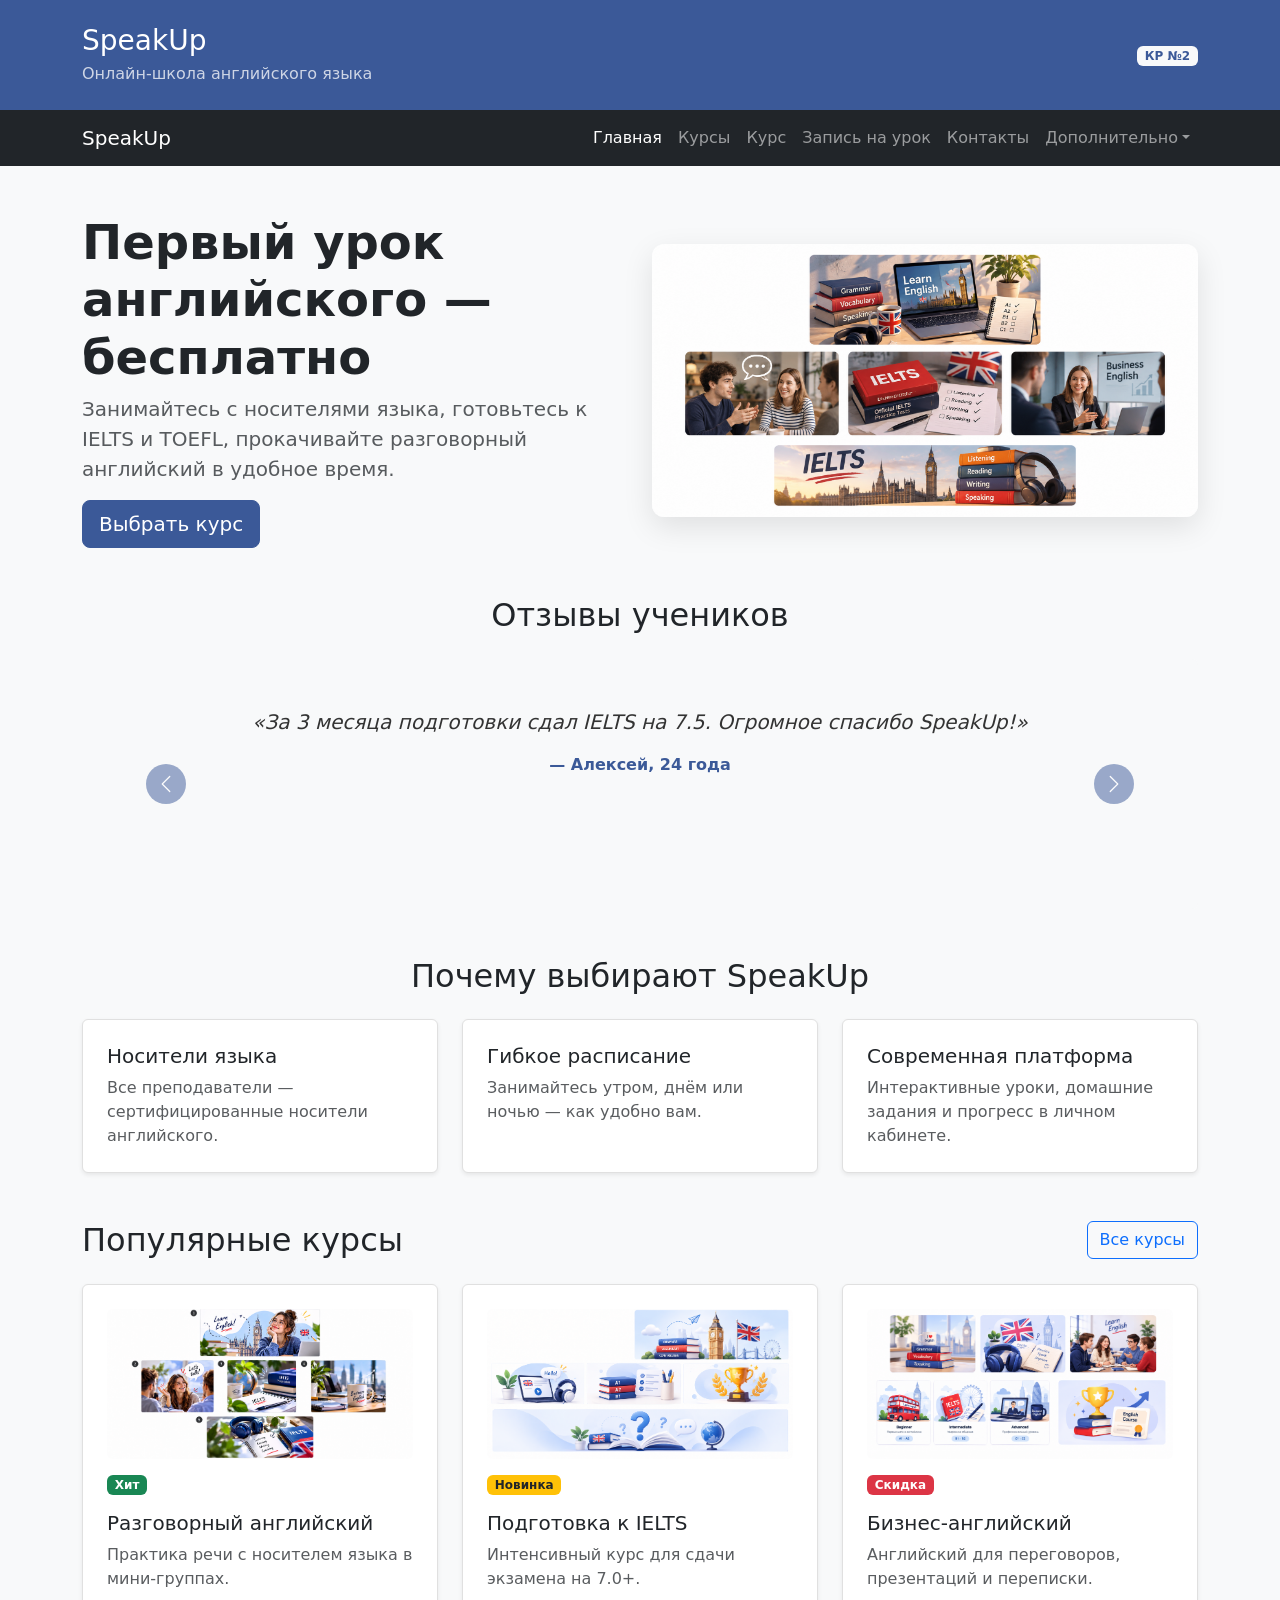
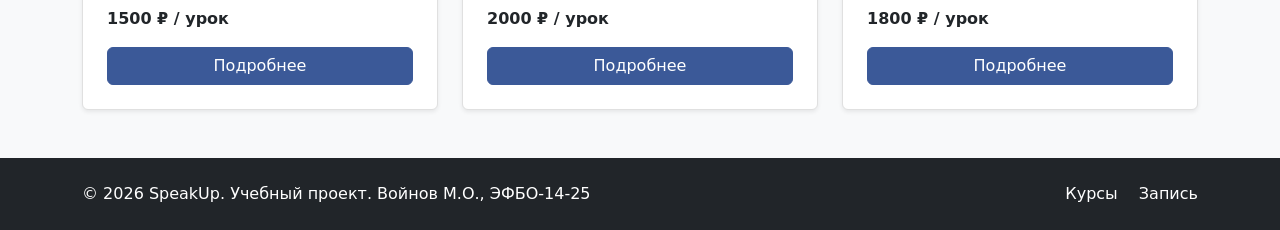
<file: index.html>
<!DOCTYPE html>
<html lang="ru">
<head>
    <meta charset="UTF-8">
    <meta name="viewport" content="width=device-width, initial-scale=1.0">
    <meta name="description" content="SpeakUp — онлайн-школа английского языка. Первый урок бесплатно.">
    <title>SpeakUp — Онлайн-школа английского языка</title>
    <!-- Локальное подключение Bootstrap -->
    <link rel="stylesheet" href="vendor/bootstrap/css/bootstrap.min.css">
    <!-- Кастомные стили -->
    <link rel="stylesheet" href="css/custom.css">
</head>
<body class="bg-light d-flex flex-column min-vh-100">

    <!-- Шапка -->
    <header class="bg-primary text-white py-4">
        <div class="container">
            <div class="row align-items-center">
                <div class="col-12 col-md-8">
                    <h1 class="h3 mb-1">SpeakUp</h1>
                    <p class="mb-0 opacity-75">Онлайн-школа английского языка</p>
                </div>
                <div class="col-12 col-md-4 text-md-end mt-3 mt-md-0">
                    <span class="badge bg-light text-primary">КР №2</span>
                </div>
            </div>
        </div>
    </header>

    <!-- Навигация -->
    <nav class="navbar navbar-expand-lg navbar-dark bg-dark">
        <div class="container">
            <a class="navbar-brand" href="index.html">SpeakUp</a>
            <button class="navbar-toggler" type="button" data-bs-toggle="collapse" data-bs-target="#mainNavbar" aria-controls="mainNavbar" aria-expanded="false" aria-label="Переключить навигацию">
                <span class="navbar-toggler-icon"></span>
            </button>
            <div class="collapse navbar-collapse" id="mainNavbar">
                <ul class="navbar-nav ms-auto">
                    <li class="nav-item"><a class="nav-link active" aria-current="page" href="index.html">Главная</a></li>
                    <li class="nav-item"><a class="nav-link" href="catalog.html">Курсы</a></li>
                    <li class="nav-item"><a class="nav-link" href="product.html">Курс</a></li>
                    <li class="nav-item"><a class="nav-link" href="order.html">Запись на урок</a></li>
                    <li class="nav-item"><a class="nav-link" href="contacts.html">Контакты</a></li>
                    <li class="nav-item dropdown">
                        <a class="nav-link dropdown-toggle" href="#" role="button" data-bs-toggle="dropdown" aria-expanded="false">Дополнительно</a>
                        <ul class="dropdown-menu">
                            <li><a class="dropdown-item" href="catalog.html">Все курсы</a></li>
                            <li><a class="dropdown-item" href="order.html">Оставить заявку</a></li>
                            <li><a class="dropdown-item" href="index.html#popular">Популярное</a></li>
                        </ul>
                    </li>
                </ul>
            </div>
        </div>
    </nav>

    <!-- Основной контент -->
    <main class="flex-grow-1">
        <!-- Hero-блок -->
        <section class="container my-5">
            <div class="row align-items-center g-4">
                <div class="col-12 col-lg-6">
                    <h2 class="display-5 fw-bold">Первый урок английского — бесплатно</h2>
                    <p class="lead text-muted">Занимайтесь с носителями языка, готовьтесь к IELTS и TOEFL, прокачивайте разговорный английский в удобное время.</p>
                    <a class="btn btn-primary btn-lg" href="catalog.html">Выбрать курс</a>
                </div>
                <div class="col-12 col-lg-6">
                        <img src="images/ph1.jpg" alt="Преподаватель SpeakUp" class="hero-img" onerror="this.style.display='none'; this.nextElementSibling.style.display='flex';">
                            <div class="placeholder-box p-5 border rounded text-center align-items-center justify-content-center" style="display:none;">
                            <p class="mb-0 text-muted">Добавьте фото ph1.jpg в папку images/</p>
                                    </div>
                    </div>
                </div>
            </div>
        </section>

        <!-- Карусель с отзывами (самостоятельная доработка) -->
        <section class="container my-5">
            <h2 class="text-center mb-4">Отзывы учеников</h2>
            <div id="reviewsCarousel" class="carousel slide" data-bs-ride="carousel">
                <div class="carousel-inner rounded">
                    <div class="carousel-item active">
                        <div class="p-5 text-center">
                            <p class="quote">«За 3 месяца подготовки сдал IELTS на 7.5. Огромное спасибо SpeakUp!»</p>
                            <p class="author">— Алексей, 24 года</p>
                        </div>
                    </div>
                    <div class="carousel-item">
                        <div class="p-5 text-center">
                            <p class="quote">«Наконец-то начала свободно говорить на английском. Занятия проходят легко и интересно.»</p>
                            <p class="author">— Мария, 31 год</p>
                        </div>
                    </div>
                    <div class="carousel-item">
                        <div class="p-5 text-center">
                            <p class="quote">«Бизнес-английский помог мне пройти собеседование в международную компанию.»</p>
                            <p class="author">— Дмитрий, 28 лет</p>
                        </div>
                    </div>
                </div>
                <button class="carousel-control-prev" type="button" data-bs-target="#reviewsCarousel" data-bs-slide="prev">
                    <span class="carousel-control-prev-icon" aria-hidden="true"></span>
                    <span class="visually-hidden">Предыдущий</span>
                </button>
                <button class="carousel-control-next" type="button" data-bs-target="#reviewsCarousel" data-bs-slide="next">
                    <span class="carousel-control-next-icon" aria-hidden="true"></span>
                    <span class="visually-hidden">Следующий</span>
                </button>
            </div>
        </section>

        <!-- Блок преимуществ -->
        <section class="container my-5" id="advantages">
            <h2 class="text-center mb-4">Почему выбирают SpeakUp</h2>
            <div class="row g-4">
                <div class="col-12 col-md-4">
                    <div class="p-4 border rounded h-100 bg-white shadow-sm">
                        <h3 class="h5">Носители языка</h3>
                        <p class="mb-0 text-muted">Все преподаватели — сертифицированные носители английского.</p>
                    </div>
                </div>
                <div class="col-12 col-md-4">
                    <div class="p-4 border rounded h-100 bg-white shadow-sm">
                        <h3 class="h5">Гибкое расписание</h3>
                        <p class="mb-0 text-muted">Занимайтесь утром, днём или ночью — как удобно вам.</p>
                    </div>
                </div>
                <div class="col-12 col-md-4">
                    <div class="p-4 border rounded h-100 bg-white shadow-sm">
                        <h3 class="h5">Современная платформа</h3>
                        <p class="mb-0 text-muted">Интерактивные уроки, домашние задания и прогресс в личном кабинете.</p>
                    </div>
                </div>
            </div>
        </section>

        <!-- Популярные курсы -->
        <section class="container my-5" id="popular">
            <div class="d-flex justify-content-between align-items-center mb-4">
                <h2 class="mb-0">Популярные курсы</h2>
                <a class="btn btn-outline-primary" href="catalog.html">Все курсы</a>
            </div>
            <div class="row g-4">
                <div class="col-12 col-md-6 col-lg-4">
                    <div class="border rounded h-100 p-4 bg-white shadow-sm d-flex flex-column">
                        <img src="images/ph2.jpg" class="img-fluid rounded mb-3" alt="Разговорный английский" style="height: 150px; object-fit: cover;" onerror="this.style.display='none'">
                        <span class="badge bg-success mb-3 align-self-start">Хит</span>
                        <h3 class="h5">Разговорный английский</h3>
                        <p class="text-muted">Практика речи с носителем языка в мини-группах.</p>
                        <p class="fw-bold mb-3 mt-auto">1500 ₽ / урок</p>
                        <a class="btn btn-primary" href="product.html">Подробнее</a>
                    </div>
                </div>
                <div class="col-12 col-md-6 col-lg-4">
                    <div class="border rounded h-100 p-4 bg-white shadow-sm d-flex flex-column">
                        <img src="images/ph3.jpg" class="img-fluid rounded mb-3" alt="Подготовка к IELTS" style="height: 150px; object-fit: cover;" onerror="this.style.display='none'">
                        <span class="badge bg-warning text-dark mb-3 align-self-start">Новинка</span>
                        <h3 class="h5">Подготовка к IELTS</h3>
                        <p class="text-muted">Интенсивный курс для сдачи экзамена на 7.0+.</p>
                        <p class="fw-bold mb-3 mt-auto">2000 ₽ / урок</p>
                        <a class="btn btn-primary" href="product.html">Подробнее</a>
                    </div>
                </div>
                <div class="col-12 col-md-6 col-lg-4">
                    <div class="border rounded h-100 p-4 bg-white shadow-sm d-flex flex-column">
                        <img src="images/ph4.jpg" class="img-fluid rounded mb-3" alt="Бизнес-английский" style="height: 150px; object-fit: cover;" onerror="this.style.display='none'">
                        <span class="badge bg-danger mb-3 align-self-start">Скидка</span>
                        <h3 class="h5">Бизнес-английский</h3>
                        <p class="text-muted">Английский для переговоров, презентаций и переписки.</p>
                        <p class="fw-bold mb-3 mt-auto">1800 ₽ / урок</p>
                        <a class="btn btn-primary" href="product.html">Подробнее</a>
                    </div>
                </div>
            </div>
        </section>
    </main>

    <!-- Подвал -->
    <footer class="bg-dark text-white py-4 mt-auto">
        <div class="container">
            <div class="row align-items-center g-3">
                <div class="col-12 col-md-6">
                    <p class="mb-0">&copy; 2026 SpeakUp. Учебный проект. Войнов М.О., ЭФБО-14-25</p>
                </div>
                <div class="col-12 col-md-6 text-md-end">
                    <a class="text-white text-decoration-none me-3" href="catalog.html">Курсы</a>
                    <a class="text-white text-decoration-none" href="order.html">Запись</a>
                </div>
            </div>
        </div>
    </footer>

    <!-- Локальное подключение Bootstrap JS -->
    <script src="vendor/bootstrap/js/bootstrap.bundle.min.js"></script>
</body>
</html>
</file>
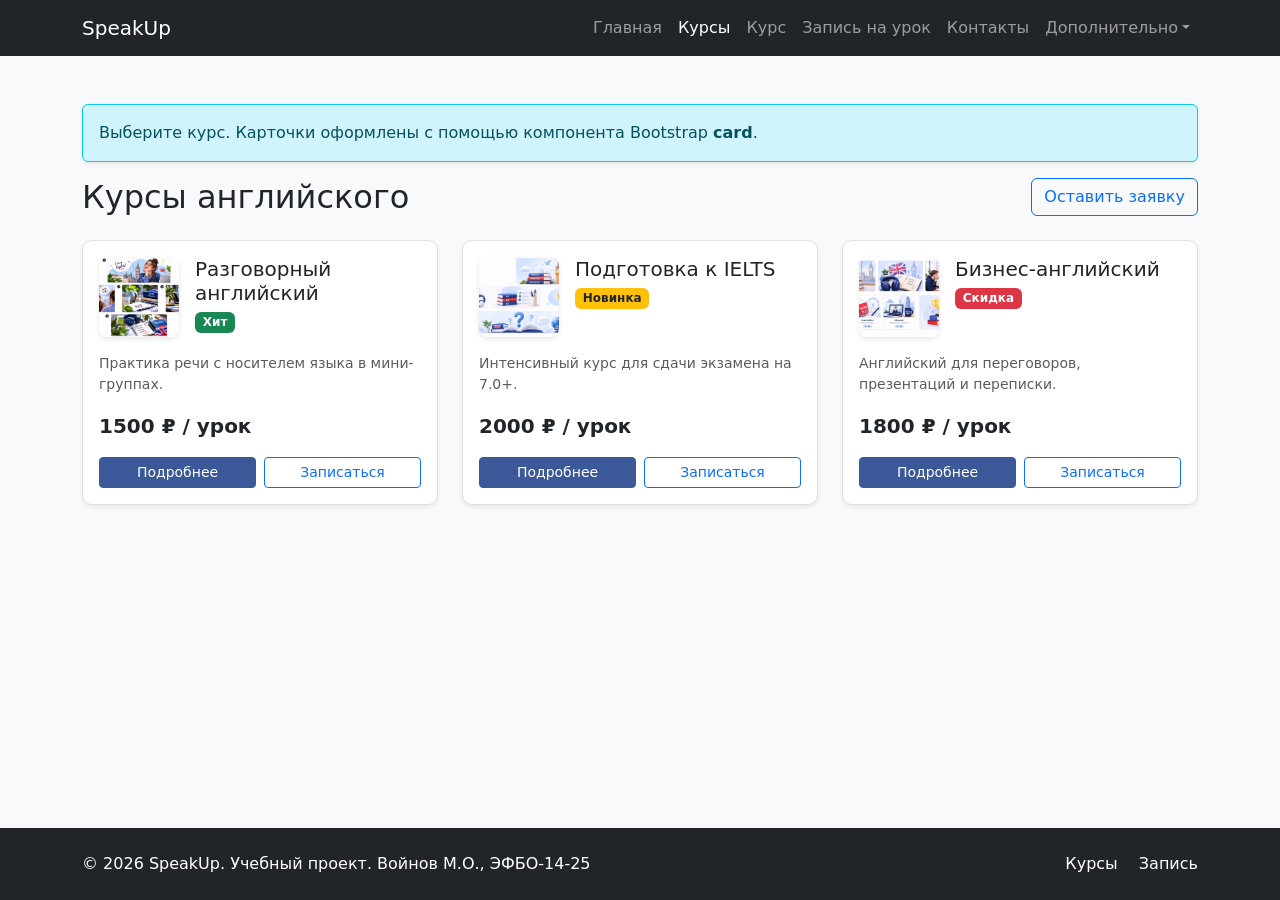
<file: catalog.html>
<!DOCTYPE html>
<html lang="ru">
<head>
    <meta charset="UTF-8">
    <meta name="viewport" content="width=device-width, initial-scale=1.0">
    <meta name="description" content="Каталог курсов английского языка в онлайн-школе SpeakUp.">
    <title>Курсы — SpeakUp</title>
    <link rel="stylesheet" href="vendor/bootstrap/css/bootstrap.min.css">
    <link rel="stylesheet" href="css/custom.css">
</head>
<body class="bg-light d-flex flex-column min-vh-100">

    <!-- Навигация (active у "Курсы") -->
    <nav class="navbar navbar-expand-lg navbar-dark bg-dark">
        <div class="container">
            <a class="navbar-brand" href="index.html">SpeakUp</a>
            <button class="navbar-toggler" type="button" data-bs-toggle="collapse" data-bs-target="#mainNavbar" aria-controls="mainNavbar" aria-expanded="false" aria-label="Переключить навигацию">
                <span class="navbar-toggler-icon"></span>
            </button>
            <div class="collapse navbar-collapse" id="mainNavbar">
                <ul class="navbar-nav ms-auto">
                    <li class="nav-item"><a class="nav-link" href="index.html">Главная</a></li>
                    <li class="nav-item"><a class="nav-link active" aria-current="page" href="catalog.html">Курсы</a></li>
                    <li class="nav-item"><a class="nav-link" href="product.html">Курс</a></li>
                    <li class="nav-item"><a class="nav-link" href="order.html">Запись на урок</a></li>
                    <li class="nav-item"><a class="nav-link" href="contacts.html">Контакты</a></li>
                    <li class="nav-item dropdown">
                        <a class="nav-link dropdown-toggle" href="#" role="button" data-bs-toggle="dropdown" aria-expanded="false">Дополнительно</a>
                        <ul class="dropdown-menu">
                            <li><a class="dropdown-item" href="catalog.html">Все курсы</a></li>
                            <li><a class="dropdown-item" href="order.html">Оставить заявку</a></li>
                            <li><a class="dropdown-item" href="index.html#popular">Популярное</a></li>
                        </ul>
                    </li>
                </ul>
            </div>
        </div>
    </nav>

    <main class="flex-grow-1 container my-5">
        <div class="alert alert-info border-info shadow-sm" role="alert">
            Выберите курс. Карточки оформлены с помощью компонента Bootstrap <strong>card</strong>.
        </div>

        <div class="d-flex justify-content-between align-items-center mb-4">
            <h1 class="h2 mb-0">Курсы английского</h1>
            <a class="btn btn-outline-primary" href="order.html">Оставить заявку</a>
        </div>

        <div class="row g-4">
            <!-- КУРС 1: Разговорный -->
            <div class="col-12 col-md-6 col-lg-4">
                <div class="card h-100 shadow-sm">
                    <div class="card-body d-flex flex-column">
                        <!-- Блок с картинкой и заголовком -->
                        <div class="d-flex align-items-start mb-3">
                            <!-- Миниатюра (квадратная) -->
                            <div class="me-3 flex-shrink-0">
                                <img src="images/ph2.jpg" class="course-thumbnail" alt="Разговорный" onerror="this.style.display='none'; this.nextElementSibling.style.display='flex';">
                                <div class="course-thumbnail-placeholder align-items-center justify-content-center" style="display:none;">
                                    <small class="text-muted">Фото</small>
                                </div>
                            </div>
                            <!-- Заголовок и бейдж -->
                            <div>
                                <h2 class="card-title h5 mb-1">Разговорный английский</h2>
                                <span class="badge bg-success">Хит</span>
                            </div>
                        </div>
                        
                        <p class="card-text text-muted small">Практика речи с носителем языка в мини-группах.</p>
                        <p class="fw-bold fs-5 mt-auto mb-3">1500 ₽ / урок</p>
                        
                        <div class="d-flex gap-2">
                            <a class="btn btn-primary btn-sm w-100" href="product.html">Подробнее</a>
                            <button class="btn btn-outline-primary btn-sm w-100" type="button" data-bs-toggle="modal" data-bs-target="#orderModal">Записаться</button>
                        </div>
                    </div>
                </div>
            </div>

            <!-- КУРС 2: IELTS -->
            <div class="col-12 col-md-6 col-lg-4">
                <div class="card h-100 shadow-sm">
                    <div class="card-body d-flex flex-column">
                        <div class="d-flex align-items-start mb-3">
                            <div class="me-3 flex-shrink-0">
                                <img src="images/ph3.jpg" class="course-thumbnail" alt="IELTS" onerror="this.style.display='none'; this.nextElementSibling.style.display='flex';">
                                <div class="course-thumbnail-placeholder align-items-center justify-content-center" style="display:none;">
                                    <small class="text-muted">Фото</small>
                                </div>
                            </div>
                            <div>
                                <h2 class="card-title h5 mb-1">Подготовка к IELTS</h2>
                                <span class="badge bg-warning text-dark">Новинка</span>
                            </div>
                        </div>
                        
                        <p class="card-text text-muted small">Интенсивный курс для сдачи экзамена на 7.0+.</p>
                        <p class="fw-bold fs-5 mt-auto mb-3">2000 ₽ / урок</p>
                        
                        <div class="d-flex gap-2">
                            <a class="btn btn-primary btn-sm w-100" href="product.html">Подробнее</a>
                            <button class="btn btn-outline-primary btn-sm w-100" type="button" data-bs-toggle="modal" data-bs-target="#orderModal">Записаться</button>
                        </div>
                    </div>
                </div>
            </div>

            <!-- КУРС 3: Бизнес -->
            <div class="col-12 col-md-6 col-lg-4">
                <div class="card h-100 shadow-sm">
                    <div class="card-body d-flex flex-column">
                        <div class="d-flex align-items-start mb-3">
                            <div class="me-3 flex-shrink-0">
                                <img src="images/ph4.jpg" class="course-thumbnail" alt="Бизнес-английский" onerror="this.style.display='none'; this.nextElementSibling.style.display='flex';">
                                <div class="course-thumbnail-placeholder align-items-center justify-content-center" style="display:none;">
                                    <small class="text-muted">Фото</small>
                                </div>
                            </div>
                            <div>
                                <h2 class="card-title h5 mb-1">Бизнес-английский</h2>
                                <span class="badge bg-danger">Скидка</span>
                            </div>
                        </div>
                        
                        <p class="card-text text-muted small">Английский для переговоров, презентаций и переписки.</p>
                        <p class="fw-bold fs-5 mt-auto mb-3">1800 ₽ / урок</p>
                        
                        <div class="d-flex gap-2">
                            <a class="btn btn-primary btn-sm w-100" href="product.html">Подробнее</a>
                            <button class="btn btn-outline-primary btn-sm w-100" type="button" data-bs-toggle="modal" data-bs-target="#orderModal">Записаться</button>
                        </div>
                    </div>
                </div>
            </div>
        </div>
    </main>

    <!-- Модальное окно -->
    <div class="modal fade" id="orderModal" tabindex="-1" aria-labelledby="orderModalLabel" aria-hidden="true">
        <div class="modal-dialog">
            <div class="modal-content">
                <div class="modal-header">
                    <h2 class="modal-title h5" id="orderModalLabel">Быстрая запись</h2>
                    <button type="button" class="btn-close" data-bs-dismiss="modal" aria-label="Закрыть"></button>
                </div>
                <div class="modal-body">
                    <p class="text-muted">Оставьте контактные данные, и менеджер свяжется с вами.</p>
                    <form>
                        <div class="mb-3">
                            <label for="modal-name" class="form-label">Имя</label>
                            <input id="modal-name" type="text" class="form-control" required>
                        </div>
                        <div class="mb-3">
                            <label for="modal-phone" class="form-label">Телефон</label>
                            <input id="modal-phone" type="tel" class="form-control" required>
                        </div>
                        <div class="form-check mb-3">
                            <input id="modal-agree" class="form-check-input" type="checkbox" required>
                            <label class="form-check-label" for="modal-agree">Согласен на обработку данных</label>
                        </div>
                    </form>
                </div>
                <div class="modal-footer">
                    <button type="button" class="btn btn-secondary" data-bs-dismiss="modal">Закрыть</button>
                    <button type="button" class="btn btn-primary">Отправить</button>
                </div>
            </div>
        </div>
    </div>

    <!-- Подвал -->
    <footer class="bg-dark text-white py-4 mt-auto">
        <div class="container">
            <div class="row align-items-center g-3">
                <div class="col-12 col-md-6">
                    <p class="mb-0">&copy; 2026 SpeakUp. Учебный проект. Войнов М.О., ЭФБО-14-25</p>
                </div>
                <div class="col-12 col-md-6 text-md-end">
                    <a class="text-white text-decoration-none me-3" href="catalog.html">Курсы</a>
                    <a class="text-white text-decoration-none" href="order.html">Запись</a>
                </div>
            </div>
        </div>
    </footer>

    <script src="vendor/bootstrap/js/bootstrap.bundle.min.js"></script>
</body>
</html>
</file>
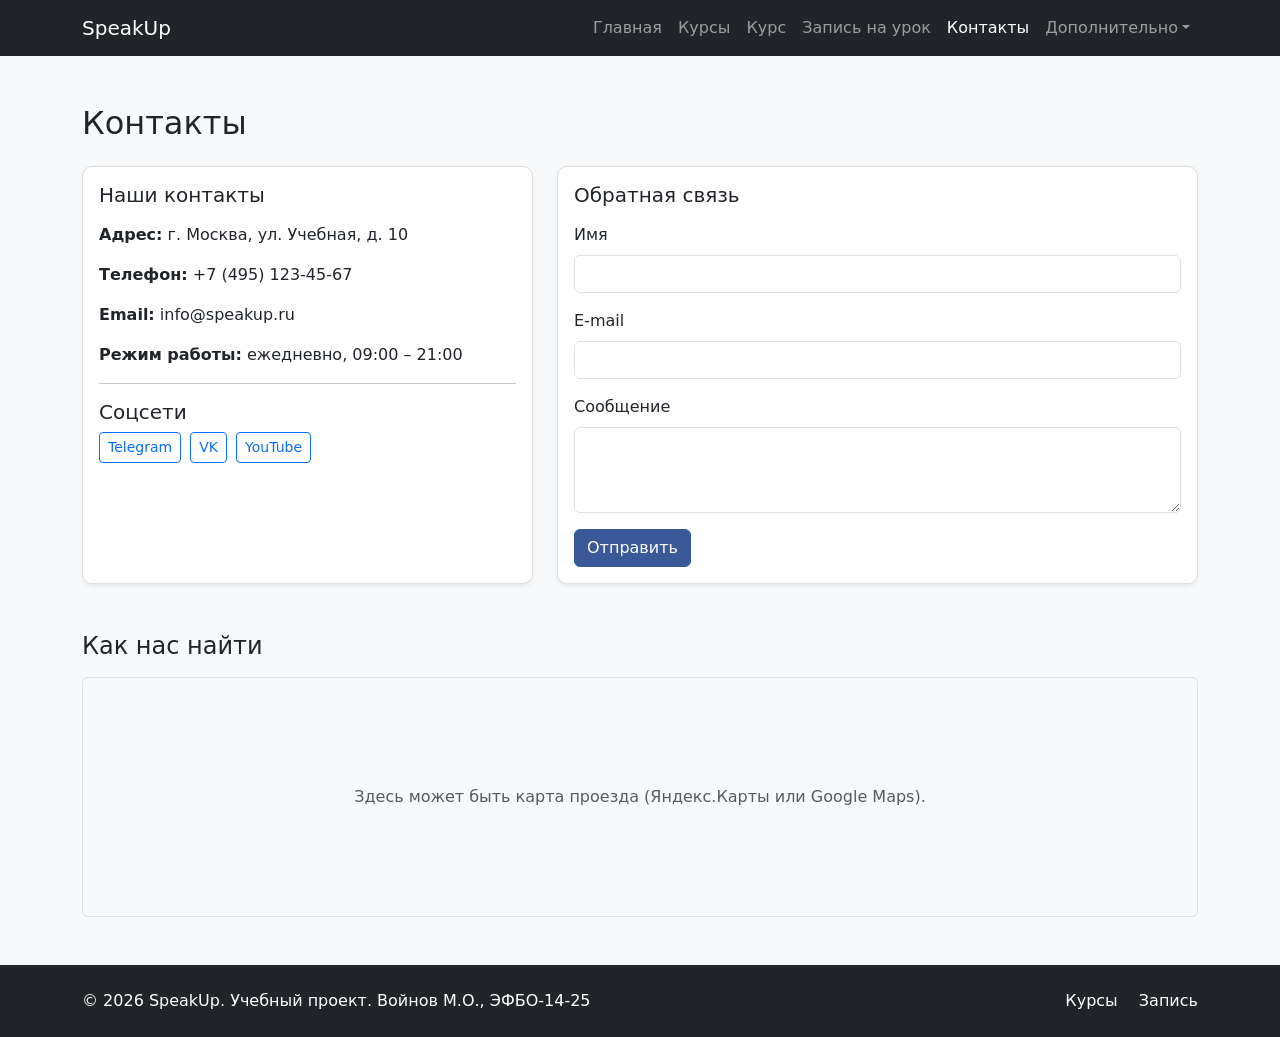
<file: contacts.html>
<!DOCTYPE html>
<html lang="ru">
<head>
    <meta charset="UTF-8">
    <meta name="viewport" content="width=device-width, initial-scale=1.0">
    <meta name="description" content="Контакты онлайн-школы английского языка SpeakUp.">
    <title>Контакты — SpeakUp</title>
    <link rel="stylesheet" href="vendor/bootstrap/css/bootstrap.min.css">
    <link rel="stylesheet" href="css/custom.css">
</head>
<body class="bg-light d-flex flex-column min-vh-100">

    <!-- Навигация (active у "Контакты") -->
    <nav class="navbar navbar-expand-lg navbar-dark bg-dark">
        <div class="container">
            <a class="navbar-brand" href="index.html">SpeakUp</a>
            <button class="navbar-toggler" type="button" data-bs-toggle="collapse" data-bs-target="#mainNavbar" aria-controls="mainNavbar" aria-expanded="false" aria-label="Переключить навигацию">
                <span class="navbar-toggler-icon"></span>
            </button>
            <div class="collapse navbar-collapse" id="mainNavbar">
                <ul class="navbar-nav ms-auto">
                    <li class="nav-item"><a class="nav-link" href="index.html">Главная</a></li>
                    <li class="nav-item"><a class="nav-link" href="catalog.html">Курсы</a></li>
                    <li class="nav-item"><a class="nav-link" href="product.html">Курс</a></li>
                    <li class="nav-item"><a class="nav-link" href="order.html">Запись на урок</a></li>
                    <li class="nav-item"><a class="nav-link active" aria-current="page" href="contacts.html">Контакты</a></li>
                    <li class="nav-item dropdown">
                        <a class="nav-link dropdown-toggle" href="#" role="button" data-bs-toggle="dropdown" aria-expanded="false">Дополнительно</a>
                        <ul class="dropdown-menu">
                            <li><a class="dropdown-item" href="catalog.html">Все курсы</a></li>
                            <li><a class="dropdown-item" href="order.html">Оставить заявку</a></li>
                            <li><a class="dropdown-item" href="index.html#popular">Популярное</a></li>
                        </ul>
                    </li>
                </ul>
            </div>
        </div>
    </nav>

    <main class="flex-grow-1 container my-5">
        <h1 class="h2 mb-4">Контакты</h1>
        <div class="row g-4">
            <div class="col-12 col-md-5">
                <div class="card shadow-sm h-100">
                    <div class="card-body">
                        <h2 class="h5 mb-3">Наши контакты</h2>
                        <p><strong>Адрес:</strong> г. Москва, ул. Учебная, д. 10</p>
                        <p><strong>Телефон:</strong> +7 (495) 123-45-67</p>
                        <p><strong>Email:</strong> info@speakup.ru</p>
                        <p><strong>Режим работы:</strong> ежедневно, 09:00 – 21:00</p>
                        <hr>
                        <h2 class="h5 mb-2">Соцсети</h2>
                        <a href="#" class="btn btn-outline-primary btn-sm me-1">Telegram</a>
                        <a href="#" class="btn btn-outline-primary btn-sm me-1">VK</a>
                        <a href="#" class="btn btn-outline-primary btn-sm">YouTube</a>
                    </div>
                </div>
            </div>
            <div class="col-12 col-md-7">
                <div class="card shadow-sm h-100">
                    <div class="card-body">
                        <h2 class="h5 mb-3">Обратная связь</h2>
                        <form>
                            <div class="mb-3">
                                <label for="contact-name" class="form-label">Имя</label>
                                <input id="contact-name" type="text" class="form-control" required>
                            </div>
                            <div class="mb-3">
                                <label for="contact-email" class="form-label">E-mail</label>
                                <input id="contact-email" type="email" class="form-control" required>
                            </div>
                            <div class="mb-3">
                                <label for="contact-message" class="form-label">Сообщение</label>
                                <textarea id="contact-message" class="form-control" rows="3" required></textarea>
                            </div>
                            <button type="submit" class="btn btn-primary">Отправить</button>
                        </form>
                    </div>
                </div>
            </div>
        </div>

        <section class="mt-5">
            <h2 class="h4 mb-3">Как нас найти</h2>
            <div class="placeholder-box border rounded d-flex align-items-center justify-content-center">
                <p class="mb-0 text-muted">Здесь может быть карта проезда (Яндекс.Карты или Google Maps).</p>
            </div>
        </section>
    </main>

    <!-- Подвал -->
    <footer class="bg-dark text-white py-4 mt-auto">
        <div class="container">
            <div class="row align-items-center g-3">
                <div class="col-12 col-md-6">
                    <p class="mb-0">&copy; 2026 SpeakUp. Учебный проект. Войнов М.О., ЭФБО-14-25</p>
                </div>
                <div class="col-12 col-md-6 text-md-end">
                    <a class="text-white text-decoration-none me-3" href="catalog.html">Курсы</a>
                    <a class="text-white text-decoration-none" href="order.html">Запись</a>
                </div>
            </div>
        </div>
    </footer>

    <script src="vendor/bootstrap/js/bootstrap.bundle.min.js"></script>
</body>
</html>
</file>
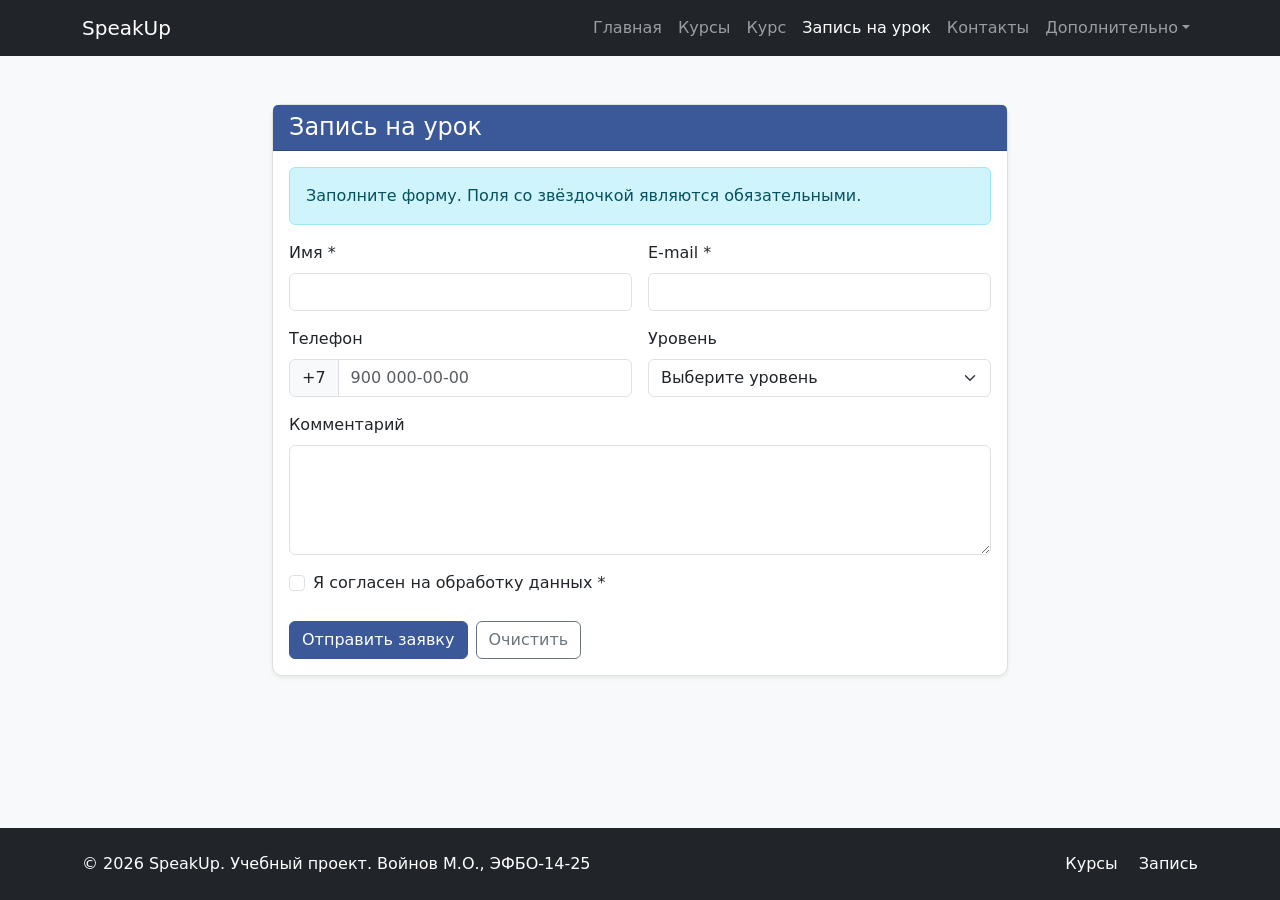
<file: order.html>
<!DOCTYPE html>
<html lang="ru">
<head>
    <meta charset="UTF-8">
    <meta name="viewport" content="width=device-width, initial-scale=1.0">
    <meta name="description" content="Запись на урок английского языка в онлайн-школе SpeakUp.">
    <title>Запись на урок — SpeakUp</title>
    <link rel="stylesheet" href="vendor/bootstrap/css/bootstrap.min.css">
    <link rel="stylesheet" href="css/custom.css">
</head>
<body class="bg-light d-flex flex-column min-vh-100">

    <!-- Навигация (active у "Запись на урок") -->
    <nav class="navbar navbar-expand-lg navbar-dark bg-dark">
        <div class="container">
            <a class="navbar-brand" href="index.html">SpeakUp</a>
            <button class="navbar-toggler" type="button" data-bs-toggle="collapse" data-bs-target="#mainNavbar" aria-controls="mainNavbar" aria-expanded="false" aria-label="Переключить навигацию">
                <span class="navbar-toggler-icon"></span>
            </button>
            <div class="collapse navbar-collapse" id="mainNavbar">
                <ul class="navbar-nav ms-auto">
                    <li class="nav-item"><a class="nav-link" href="index.html">Главная</a></li>
                    <li class="nav-item"><a class="nav-link" href="catalog.html">Курсы</a></li>
                    <li class="nav-item"><a class="nav-link" href="product.html">Курс</a></li>
                    <li class="nav-item"><a class="nav-link active" aria-current="page" href="order.html">Запись на урок</a></li>
                    <li class="nav-item"><a class="nav-link" href="contacts.html">Контакты</a></li>
                    <li class="nav-item dropdown">
                        <a class="nav-link dropdown-toggle" href="#" role="button" data-bs-toggle="dropdown" aria-expanded="false">Дополнительно</a>
                        <ul class="dropdown-menu">
                            <li><a class="dropdown-item" href="catalog.html">Все курсы</a></li>
                            <li><a class="dropdown-item" href="order.html">Оставить заявку</a></li>
                            <li><a class="dropdown-item" href="index.html#popular">Популярное</a></li>
                        </ul>
                    </li>
                </ul>
            </div>
        </div>
    </nav>

    <main class="flex-grow-1 container my-5">
        <div class="row justify-content-center">
            <div class="col-12 col-lg-8">
                <div class="card shadow-sm">
                    <div class="card-header bg-primary text-white">
                        <h1 class="h4 mb-0">Запись на урок</h1>
                    </div>
                    <div class="card-body">
                        <div class="alert alert-info" role="alert">
                            Заполните форму. Поля со звёздочкой являются обязательными.
                        </div>
                        <form>
                            <div class="row g-3">
                                <div class="col-12 col-md-6">
                                    <label for="order-name" class="form-label">Имя *</label>
                                    <input id="order-name" name="name" type="text" class="form-control" required>
                                </div>
                                <div class="col-12 col-md-6">
                                    <label for="order-email" class="form-label">E-mail *</label>
                                    <input id="order-email" name="email" type="email" class="form-control" required>
                                </div>
                                <div class="col-12 col-md-6">
                                    <label for="order-phone" class="form-label">Телефон</label>
                                    <div class="input-group">
                                        <span class="input-group-text">+7</span>
                                        <input id="order-phone" name="phone" type="tel" class="form-control" placeholder="900 000-00-00">
                                    </div>
                                </div>
                                <div class="col-12 col-md-6">
                                    <label for="order-level" class="form-label">Уровень</label>
                                    <select id="order-level" name="level" class="form-select">
                                        <option selected>Выберите уровень</option>
                                        <option value="beginner">Beginner</option>
                                        <option value="intermediate">Intermediate</option>
                                        <option value="advanced">Advanced</option>
                                    </select>
                                </div>
                                <div class="col-12">
                                    <label for="order-comment" class="form-label">Комментарий</label>
                                    <textarea id="order-comment" name="comment" class="form-control" rows="4"></textarea>
                                </div>
                                <div class="col-12">
                                    <div class="form-check">
                                        <input id="order-agree" class="form-check-input" type="checkbox" required>
                                        <label class="form-check-label" for="order-agree">Я согласен на обработку данных *</label>
                                    </div>
                                </div>
                                <div class="col-12 d-flex gap-2 mt-4">
                                    <button class="btn btn-primary" type="submit">Отправить заявку</button>
                                    <button class="btn btn-outline-secondary" type="reset">Очистить</button>
                                </div>
                            </div>
                        </form>
                    </div>
                </div>
            </div>
        </div>
    </main>

    <!-- Подвал -->
    <footer class="bg-dark text-white py-4 mt-auto">
        <div class="container">
            <div class="row align-items-center g-3">
                <div class="col-12 col-md-6">
                    <p class="mb-0">&copy; 2026 SpeakUp. Учебный проект. Войнов М.О., ЭФБО-14-25</p>
                </div>
                <div class="col-12 col-md-6 text-md-end">
                    <a class="text-white text-decoration-none me-3" href="catalog.html">Курсы</a>
                    <a class="text-white text-decoration-none" href="order.html">Запись</a>
                </div>
            </div>
        </div>
    </footer>

    <script src="vendor/bootstrap/js/bootstrap.bundle.min.js"></script>
</body>
</html>
</file>
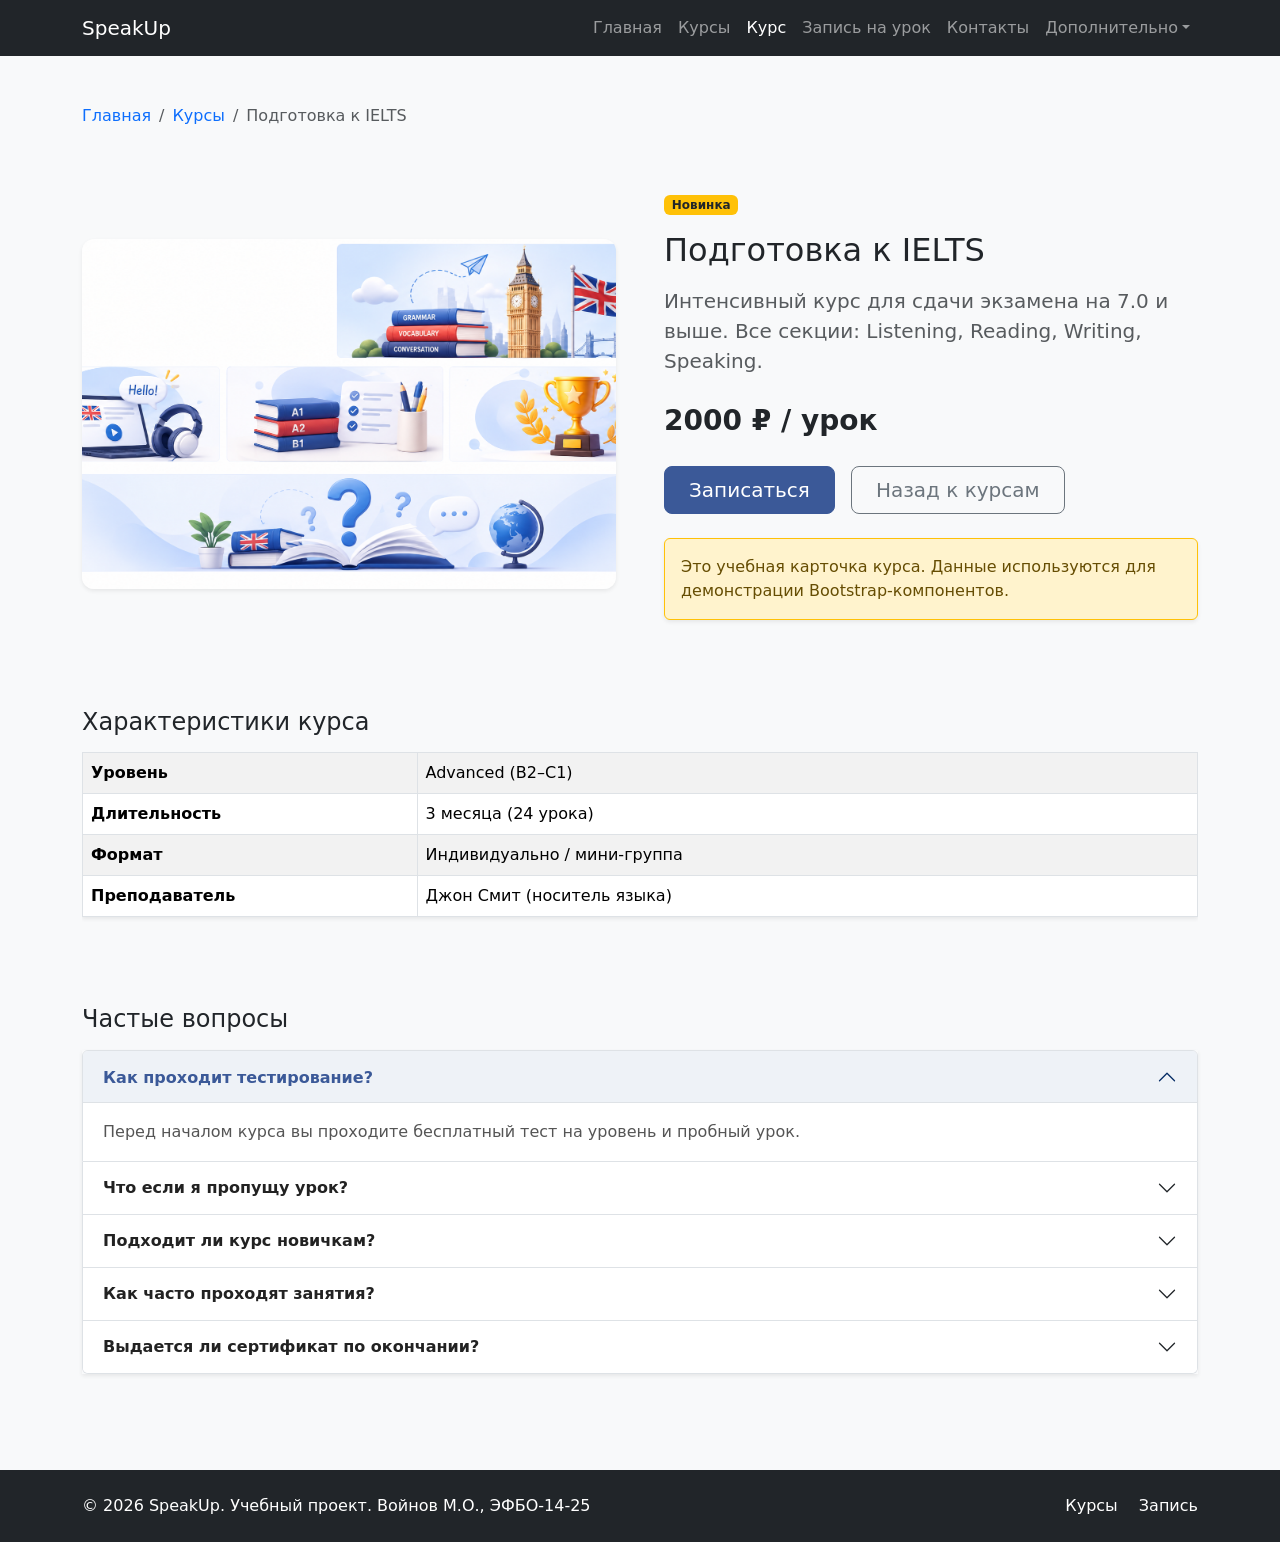
<file: product.html>
<!DOCTYPE html>
<html lang="ru">
<head>
    <meta charset="UTF-8">
    <meta name="viewport" content="width=device-width, initial-scale=1.0">
    <meta name="description" content="Курс подготовки к IELTS в онлайн-школе SpeakUp.">
    <title>Курс IELTS — SpeakUp</title>
    <link rel="stylesheet" href="vendor/bootstrap/css/bootstrap.min.css">
    <link rel="stylesheet" href="css/custom.css">
</head>
<body class="bg-light d-flex flex-column min-vh-100">

    <!-- Навигация (active у "Курс") -->
    <nav class="navbar navbar-expand-lg navbar-dark bg-dark">
        <div class="container">
            <a class="navbar-brand" href="index.html">SpeakUp</a>
            <button class="navbar-toggler" type="button" data-bs-toggle="collapse" data-bs-target="#mainNavbar" aria-controls="mainNavbar" aria-expanded="false" aria-label="Переключить навигацию">
                <span class="navbar-toggler-icon"></span>
            </button>
            <div class="collapse navbar-collapse" id="mainNavbar">
                <ul class="navbar-nav ms-auto">
                    <li class="nav-item"><a class="nav-link" href="index.html">Главная</a></li>
                    <li class="nav-item"><a class="nav-link" href="catalog.html">Курсы</a></li>
                    <li class="nav-item"><a class="nav-link active" aria-current="page" href="product.html">Курс</a></li>
                    <li class="nav-item"><a class="nav-link" href="order.html">Запись на урок</a></li>
                    <li class="nav-item"><a class="nav-link" href="contacts.html">Контакты</a></li>
                    <li class="nav-item dropdown">
                        <a class="nav-link dropdown-toggle" href="#" role="button" data-bs-toggle="dropdown" aria-expanded="false">Дополнительно</a>
                        <ul class="dropdown-menu">
                            <li><a class="dropdown-item" href="catalog.html">Все курсы</a></li>
                            <li><a class="dropdown-item" href="order.html">Оставить заявку</a></li>
                            <li><a class="dropdown-item" href="index.html#popular">Популярное</a></li>
                        </ul>
                    </li>
                </ul>
            </div>
        </div>
    </nav>

    <main class="flex-grow-1 container my-5">
        <!-- Хлебные крошки -->
        <nav aria-label="breadcrumb">
            <ol class="breadcrumb">
                <li class="breadcrumb-item"><a href="index.html" class="text-decoration-none">Главная</a></li>
                <li class="breadcrumb-item"><a href="catalog.html" class="text-decoration-none">Курсы</a></li>
                <li class="breadcrumb-item active" aria-current="page">Подготовка к IELTS</li>
            </ol>
        </nav>

        <!-- БЛОК С КУРСОМ (Сетка: картинка слева, текст справа) -->
        <div class="row g-5 align-items-center mt-2">
            
            <!-- Левая колонка: Картинка -->
            <div class="col-12 col-lg-6">
                <!-- Сама картинка -->
                <img src="images/ph3.jpg" alt="Курс IELTS" class="product-img shadow-sm" onerror="this.style.display='none'; this.nextElementSibling.style.display='flex';">
                <!-- Заглушка, если картинки нет -->
                <div class="placeholder-image border rounded align-items-center justify-content-center w-100" style="display:none;">
                    <span class="text-muted">Добавьте фото ph3.jpg в папку images/</span>
                </div>
            </div>
            
            <!-- Правая колонка: Текст и кнопки -->
            <div class="col-12 col-lg-6">
                <span class="badge bg-warning text-dark mb-3">Новинка</span>
                <h1 class="h2 mb-3">Подготовка к IELTS</h1>
                <p class="lead text-muted mb-4">Интенсивный курс для сдачи экзамена на 7.0 и выше. Все секции: Listening, Reading, Writing, Speaking.</p>
                <p class="fs-3 fw-bold mb-4">2000 ₽ / урок</p>
                
                <div class="d-flex gap-3 mb-4">
                    <a class="btn btn-primary btn-lg px-4" href="order.html">Записаться</a>
                    <a class="btn btn-outline-secondary btn-lg px-4" href="catalog.html">Назад к курсам</a>
                </div>
                
                <div class="alert alert-warning border-warning shadow-sm" role="alert">
                    Это учебная карточка курса. Данные используются для демонстрации Bootstrap-компонентов.
                </div>
            </div>
        </div>

        <!-- Таблица характеристик -->
        <section class="mt-5 pt-4">
            <h2 class="h4 mb-3">Характеристики курса</h2>
            <div class="table-responsive">
                <table class="table table-striped table-bordered align-middle bg-white shadow-sm">
                    <tbody>
                        <tr><th style="width: 30%;">Уровень</th><td>Advanced (B2–C1)</td></tr>
                        <tr><th>Длительность</th><td>3 месяца (24 урока)</td></tr>
                        <tr><th>Формат</th><td>Индивидуально / мини-группа</td></tr>
                        <tr><th>Преподаватель</th><td>Джон Смит (носитель языка)</td></tr>
                    </tbody>
                </table>
            </div>
        </section>

        <!-- Аккордеон (Частые вопросы) -->
        <section class="mt-5 pt-4 mb-5">
            <h2 class="h4 mb-3">Частые вопросы</h2>
            <div class="accordion shadow-sm" id="faqAccordion">
                <div class="accordion-item">
                    <h3 class="accordion-header">
                        <button class="accordion-button" type="button" data-bs-toggle="collapse" data-bs-target="#collapseOne" aria-expanded="true" aria-controls="collapseOne">
                            Как проходит тестирование?
                        </button>
                    </h3>
                    <div id="collapseOne" class="accordion-collapse collapse show" data-bs-parent="#faqAccordion">
                        <div class="accordion-body">
                            Перед началом курса вы проходите бесплатный тест на уровень и пробный урок.
                        </div>
                    </div>
                </div>
                <div class="accordion-item">
                    <h3 class="accordion-header">
                        <button class="accordion-button collapsed" type="button" data-bs-toggle="collapse" data-bs-target="#collapseTwo" aria-expanded="false" aria-controls="collapseTwo">
                            Что если я пропущу урок?
                        </button>
                    </h3>
                    <div id="collapseTwo" class="accordion-collapse collapse" data-bs-parent="#faqAccordion">
                        <div class="accordion-body">
                            Вы можете перенести урок, предупредив преподавателя минимум за 12 часов.
                        </div>
                    </div>
                </div>
                <div class="accordion-item">
                    <h3 class="accordion-header">
                        <button class="accordion-button collapsed" type="button" data-bs-toggle="collapse" data-bs-target="#collapseThree" aria-expanded="false" aria-controls="collapseThree">
                            Подходит ли курс новичкам?
                        </button>
                    </h3>
                    <div id="collapseThree" class="accordion-collapse collapse" data-bs-parent="#faqAccordion">
                        <div class="accordion-body">
                            Курс «Подготовка к IELTS» рассчитан на уровень не ниже Intermediate. Если вы новичок, мы порекомендуем вам сначала пройти курс общего английского, чтобы подготовить базу.
                        </div>
                    </div>
                </div>
                <div class="accordion-item">
                    <h3 class="accordion-header">
                        <button class="accordion-button collapsed" type="button" data-bs-toggle="collapse" data-bs-target="#collapseFour" aria-expanded="false" aria-controls="collapseFour">
                            Как часто проходят занятия?
                        </button>
                    </h3>
                    <div id="collapseFour" class="accordion-collapse collapse" data-bs-parent="#faqAccordion">
                        <div class="accordion-body">
                            По умолчанию занятия проходят 2 раза в неделю по 60 минут. Однако вы можете выбрать интенсивный формат (3-4 раза в неделю) или наоборот, более расслабленный график (1 раз в неделю).
                        </div>
                    </div>
                </div>
                <div class="accordion-item">
                    <h3 class="accordion-header">
                        <button class="accordion-button collapsed" type="button" data-bs-toggle="collapse" data-bs-target="#collapseFive" aria-expanded="false" aria-controls="collapseFive">
                            Выдается ли сертификат по окончании?
                        </button>
                    </h3>
                    <div id="collapseFive" class="accordion-collapse collapse" data-bs-parent="#faqAccordion">
                        <div class="accordion-body">
                            Да, после успешного завершения курса и сдачи финального теста вы получите именной сертификат школы SpeakUp, подтверждающий ваш уровень владения языком.
                        </div>
                    </div>
                </div>
            </div>
        </section>
    </main>

    <!-- Подвал -->
    <footer class="bg-dark text-white py-4 mt-auto">
        <div class="container">
            <div class="row align-items-center g-3">
                <div class="col-12 col-md-6">
                    <p class="mb-0">&copy; 2026 SpeakUp. Учебный проект. Войнов М.О., ЭФБО-14-25</p>
                </div>
                <div class="col-12 col-md-6 text-md-end">
                    <a class="text-white text-decoration-none me-3" href="catalog.html">Курсы</a>
                    <a class="text-white text-decoration-none" href="order.html">Запись</a>
                </div>
            </div>
        </div>
    </footer>

    <script src="vendor/bootstrap/js/bootstrap.bundle.min.js"></script>
</body>
</html>
</file>
<file: css/custom.css>
/* Кастомные стили для SpeakUp */
:root {
    /* Спокойный, благородный синий цвет */
    --speakup-primary: #3b5998; 
    --speakup-primary-dark: #2d4373;
    /* Мягкий фон */
    --speakup-light: #f8f9fa; 
}

body {
    min-height: 100vh;
    font-family: 'Segoe UI', system-ui, -apple-system, sans-serif;
    background-color: #ffffff; 
}

/* --- Цвета --- */
.bg-primary {
    background-color: var(--speakup-primary) !important;
}

.text-primary {
    color: var(--speakup-primary) !important;
}

.btn-primary {
    background-color: var(--speakup-primary);
    border-color: var(--speakup-primary);
}

.btn-primary:hover, .btn-primary:focus {
    background-color: var(--speakup-primary-dark);
    border-color: var(--speakup-primary-dark);
}

/* --- Плавные анимации --- */
.btn {
    transition: all 0.3s ease;
}
.btn:hover {
    transform: scale(1.03);
}

/* --- Карточки --- */
.card, .p-4.border.rounded {
    transition: transform 0.3s ease, box-shadow 0.3s ease;
    border: 1px solid #e0e0e0 !important;
    background-color: #fff;
    border-radius: 10px; /* Более мягкие углы */
}

.card:hover, .p-4.border.rounded:hover {
    transform: translateY(-5px);
    box-shadow: 0 10px 20px rgba(0, 0, 0, 0.08) !important; 
    border-color: #ccc !important;
}

/* --- Карусель --- */
.carousel-item {
    min-height: 250px;
    background-color: var(--speakup-light);
}

.carousel-control-prev-icon,
.carousel-control-next-icon {
    background-color: var(--speakup-primary);
    border-radius: 50%;
    padding: 20px;
    background-size: 50%;
}
.carousel-control-prev:hover .carousel-control-prev-icon,
.carousel-control-next:hover .carousel-control-next-icon {
    background-color: var(--speakup-primary-dark);
}

.carousel-item .quote {
    font-size: 1.25rem;
    font-style: italic;
    color: #333;
}
.carousel-item .author {
    font-weight: 600;
    color: var(--speakup-primary);
}

/* --- Аккордеон --- */
.accordion-button {
    font-weight: 600;
    color: #222;
}
.accordion-button:not(.collapsed) {
    background-color: #eef2f7;
    color: var(--speakup-primary);
}
.accordion-body {
    color: #555;
    line-height: 1.6;
}

/* --- БОЛЬШИЕ ИЗОБРАЖЕНИЯ (Главная и Страница курса) --- */
.placeholder-box {
    min-height: 240px;
    background-color: var(--speakup-light);
    border: 1px dashed #ccc;
    border-radius: 10px;
}

.placeholder-image {
    min-height: 350px;
    background-color: var(--speakup-light);
    border: 1px dashed #ccc;
    border-radius: 12px;
}

.hero-img {
    width: 100%;
    max-height: 400px;
    object-fit: cover;
    border-radius: 12px;
    box-shadow: 0 10px 30px rgba(0,0,0,0.1);
}

.product-img {
    width: 100%;
    height: 100%;
    min-height: 350px;
    object-fit: cover;
    border-radius: 12px;
}

/* --- МАЛЕНЬКИЕ ФОТОГРАФИИ ДЛЯ КАТАЛОГА (Зеленые кружочки) --- */
.course-thumbnail {
    width: 80px;
    height: 80px;
    object-fit: cover;
    border-radius: 8px;
    box-shadow: 0 2px 5px rgba(0,0,0,0.1);
}

.course-thumbnail-placeholder {
    width: 80px;
    height: 80px;
    background-color: var(--speakup-light);
    border: 1px dashed #ccc;
    border-radius: 8px;
}
</file>
